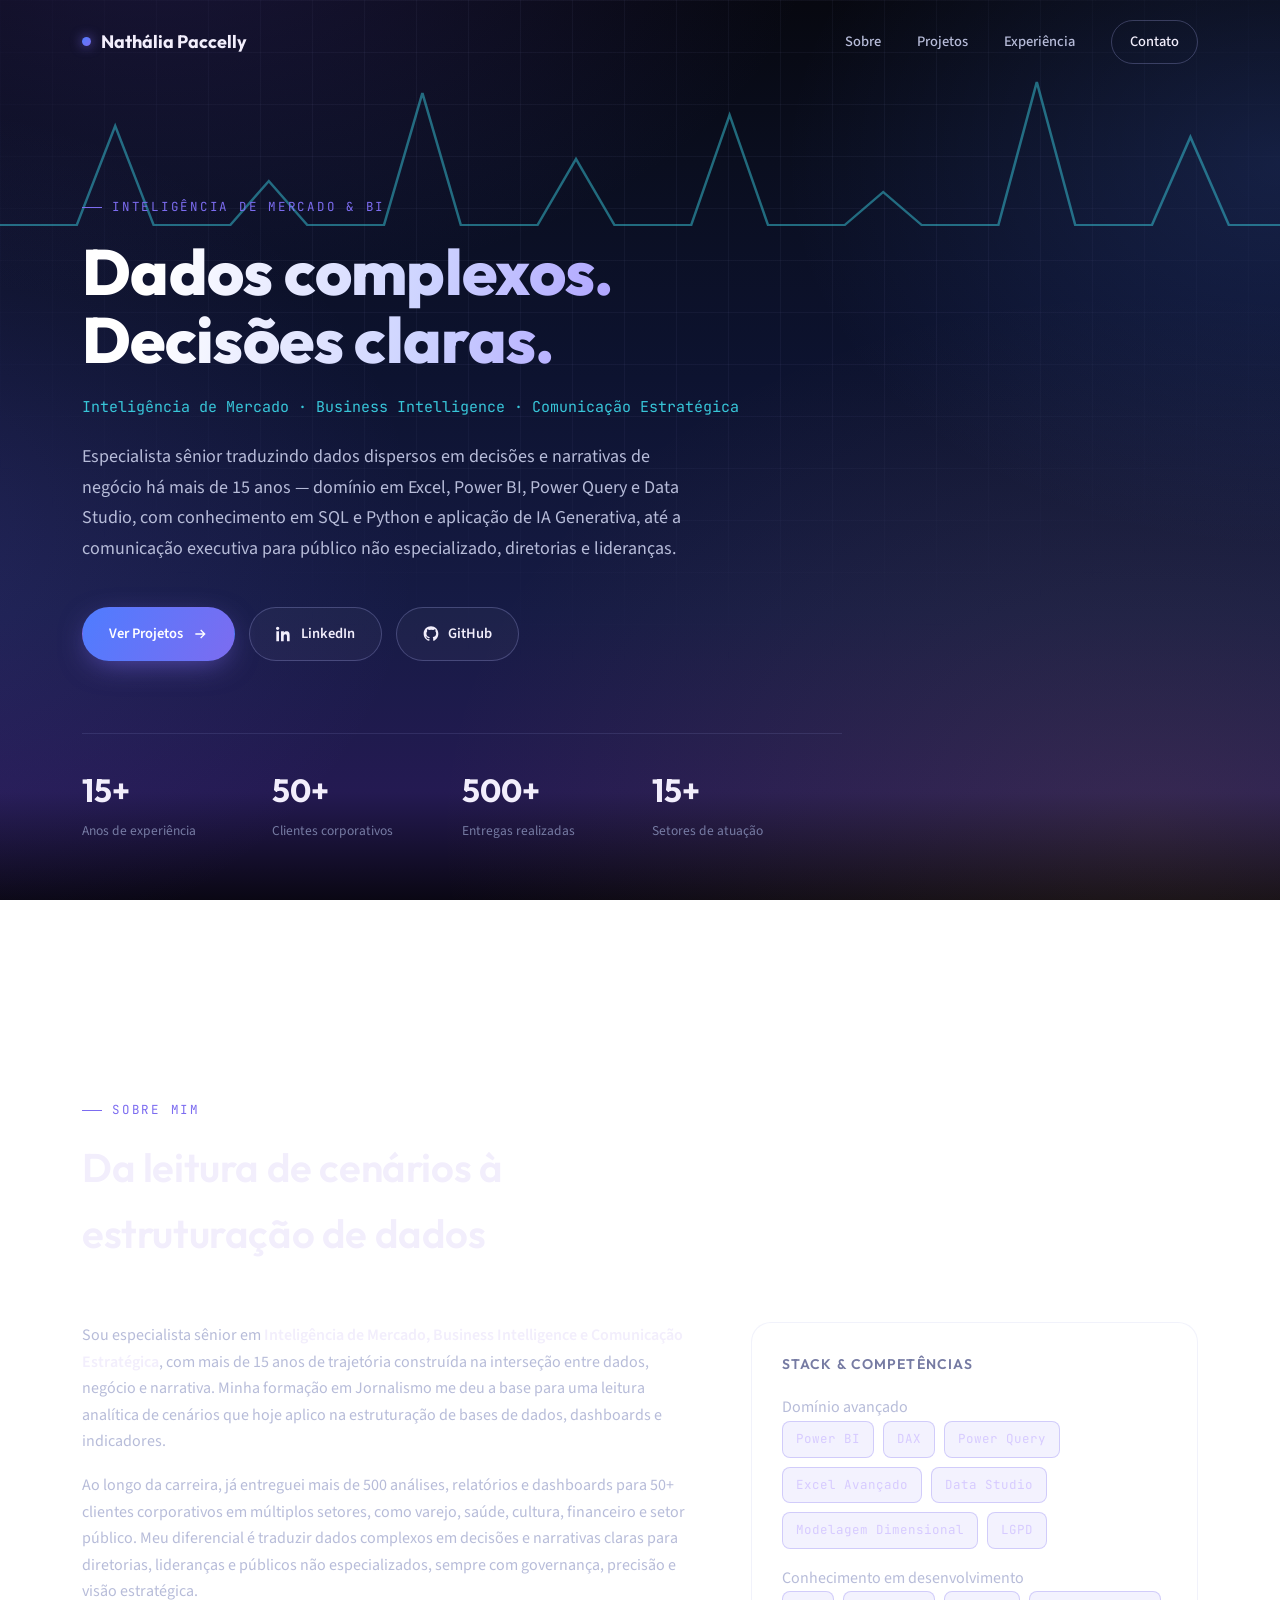
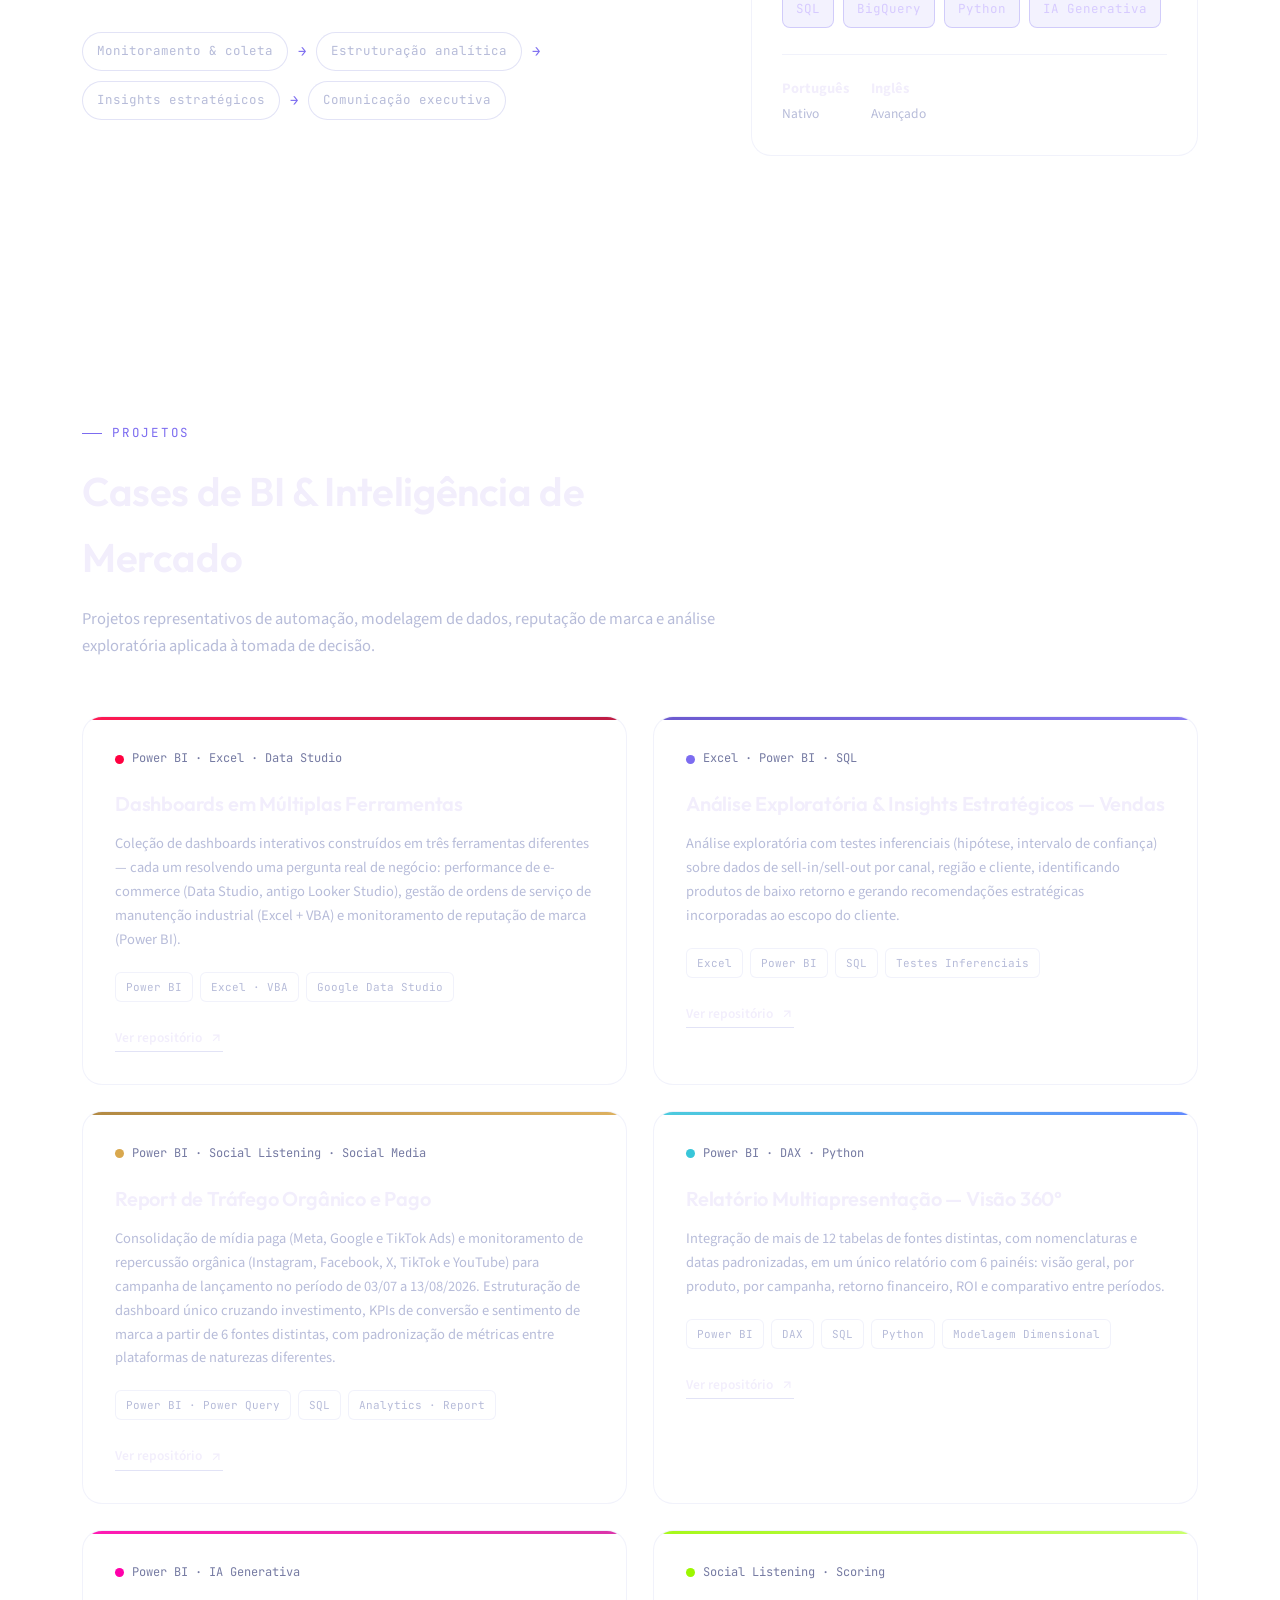
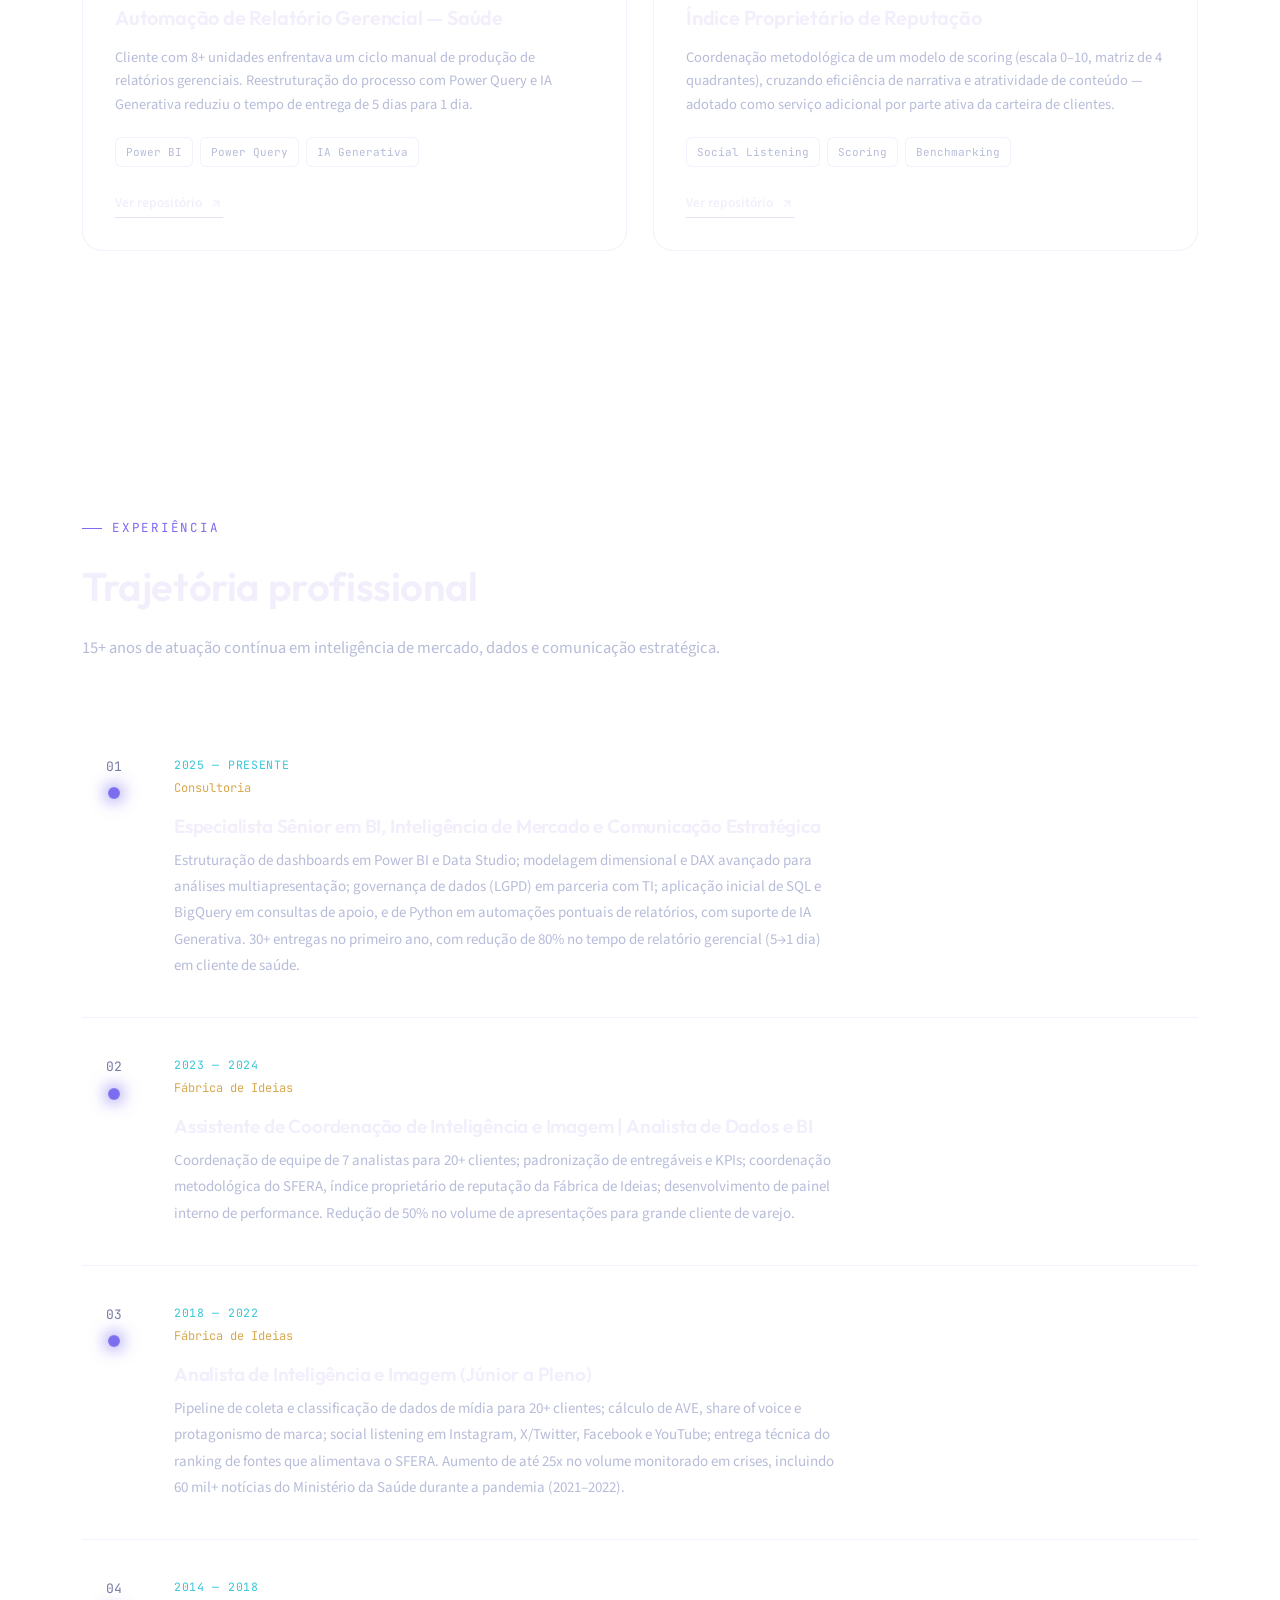
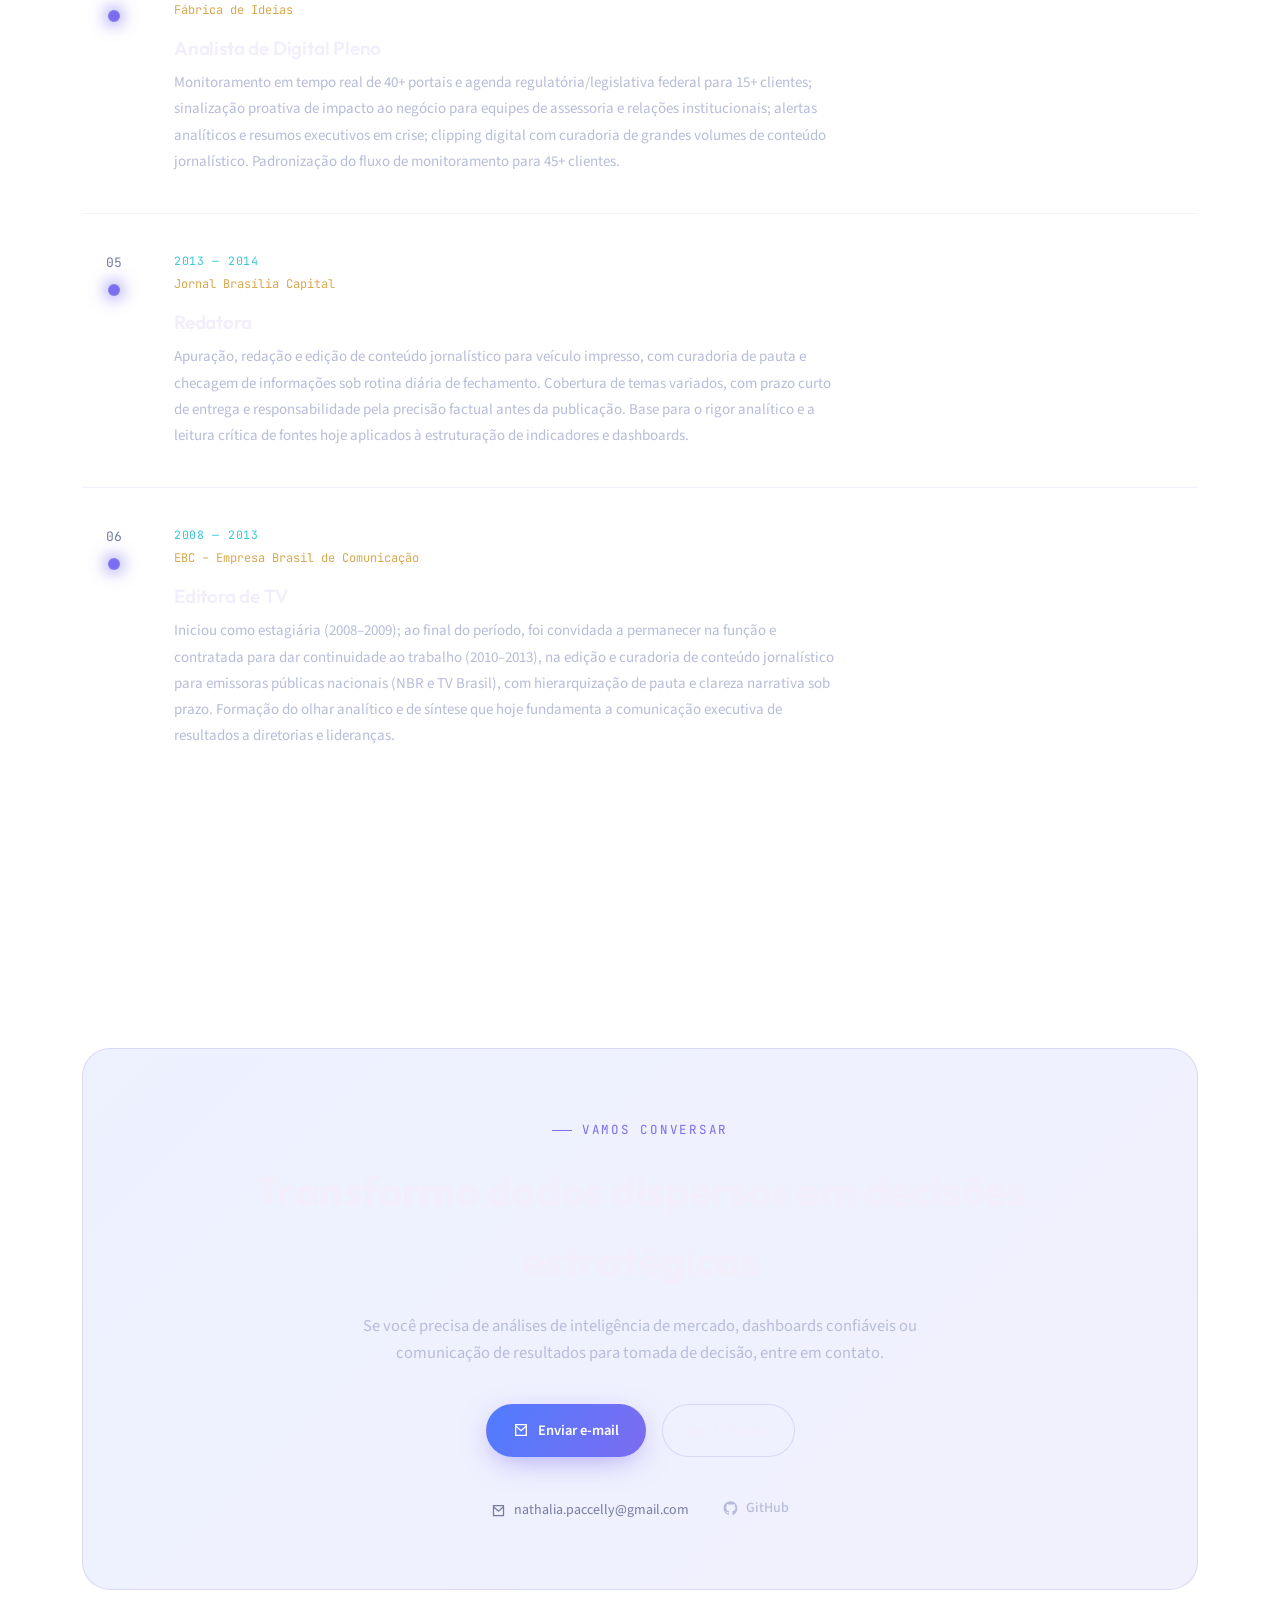
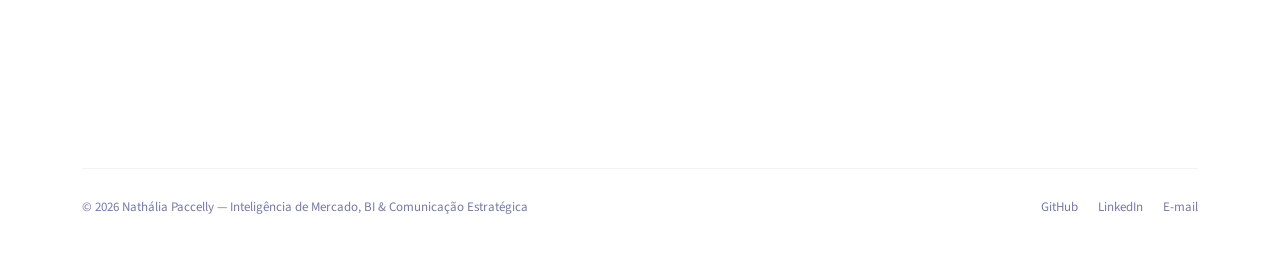
<file: index.html>
<!DOCTYPE html>
<html lang="pt-BR">
<head>
<meta charset="UTF-8">
<meta name="viewport" content="width=device-width, initial-scale=1.0">
<title>Nathália Paccelly — Inteligência de Mercado, BI &amp; Comunicação Estratégica</title>
<meta name="description" content="Nathália Paccelly — Especialista Sênior em Inteligência de Mercado, Business Intelligence e Comunicação Estratégica. 15+ anos de experiência.">
<link rel="preconnect" href="https://fonts.googleapis.com">
<link rel="preconnect" href="https://fonts.gstatic.com" crossorigin>
<link href="https://fonts.googleapis.com/css2?family=Outfit:wght@400;500;600;700;800&family=Source+Sans+3:wght@400;500;600;700&family=JetBrains+Mono:wght@400;500;600&display=swap" rel="stylesheet">
<link rel="stylesheet" href="style.css">
</head>
<body>

<nav class="site-nav" id="siteNav">
  <div class="wrap nav-inner">
    <a href="#top" class="nav-logo"><span class="dot"></span>Nathália Paccelly</a>
    <div class="nav-links">
      <a href="#sobre">Sobre</a>
      <a href="#projetos">Projetos</a>
      <a href="#experiencia">Experiência</a>
      <a href="#contato" class="nav-cta">Contato</a>
    </div>
    <button class="nav-toggle" id="navToggle" aria-label="Abrir menu">
      <span></span><span></span><span></span>
    </button>
  </div>
  <div class="wrap">
    <div class="mobile-menu" id="mobileMenu">
      <a href="#sobre">Sobre</a>
      <a href="#projetos">Projetos</a>
      <a href="#experiencia">Experiência</a>
      <a href="#contato">Contato</a>
    </div>
  </div>
</nav>

<main id="top" style="position:relative;">

  <section class="hero">
    <div class="hero-grid-bg" aria-hidden="true"></div>
    <svg class="hero-signal" viewBox="0 0 1000 200" preserveAspectRatio="none" aria-hidden="true">
      <path d="M0,150 L60,150 L90,60 L120,150 L180,150 L210,110 L240,150 L300,150 L330,30 L360,150 L420,150 L450,90 L480,150 L540,150 L570,50 L600,150 L660,150 L690,120 L720,150 L780,150 L810,20 L840,150 L900,150 L930,70 L960,150 L1000,150"/>
    </svg>
    <div class="wrap">
      <div class="hero-content">
        <span class="eyebrow">Inteligência de Mercado &amp; BI</span>
        <h1>Dados complexos.<br>Decisões claras.</h1>
        <p class="role-line">Inteligência de Mercado · Business Intelligence · Comunicação Estratégica</p>
        <p class="lede">Especialista sênior traduzindo dados dispersos em decisões e narrativas de negócio há mais de 15 anos — domínio em Excel, Power BI, Power Query e Data Studio, com conhecimento em SQL e Python e aplicação de IA Generativa, até a comunicação executiva para público não especializado, diretorias e lideranças.</p>
        <div class="hero-actions">
          <a href="#projetos" class="btn btn-primary">
            Ver Projetos
            <svg viewBox="0 0 24 24" fill="none" stroke="currentColor" stroke-width="2"><path d="M5 12h14M13 6l6 6-6 6"/></svg>
          </a>
          <a href="https://linkedin.com/in/nathaliapaccelly" target="_blank" rel="noopener" class="btn btn-ghost">
            <svg viewBox="0 0 24 24" fill="currentColor"><path d="M4.98 3.5C4.98 4.88 3.87 6 2.5 6S0 4.88 0 3.5 1.12 1 2.5 1s2.48 1.12 2.48 2.5zM.5 8h4V23h-4V8zm7.5 0h3.83v2.05h.05c.53-1 1.84-2.05 3.79-2.05 4.05 0 4.8 2.67 4.8 6.14V23h-4v-6.87c0-1.64-.03-3.75-2.29-3.75-2.29 0-2.64 1.79-2.64 3.63V23h-4V8z"/></svg>
            LinkedIn
          </a>
          <a href="https://github.com/NPaccelly" target="_blank" rel="noopener" class="btn btn-ghost">
            <svg viewBox="0 0 24 24" fill="currentColor"><path d="M12 .5C5.73.5.98 5.24.98 11.5c0 5.02 3.26 9.28 7.78 10.78.57.1.78-.25.78-.55v-2.15c-3.17.69-3.84-1.36-3.84-1.36-.52-1.32-1.27-1.67-1.27-1.67-1.04-.71.08-.7.08-.7 1.15.08 1.75 1.18 1.75 1.18 1.02 1.75 2.68 1.25 3.33.95.1-.74.4-1.25.72-1.54-2.53-.29-5.19-1.27-5.19-5.63 0-1.24.44-2.26 1.17-3.06-.12-.29-.51-1.45.11-3.02 0 0 .96-.31 3.15 1.17a10.9 10.9 0 0 1 5.74 0c2.18-1.48 3.15-1.17 3.15-1.17.62 1.57.23 2.73.11 3.02.73.8 1.17 1.82 1.17 3.06 0 4.37-2.67 5.34-5.21 5.62.41.36.77 1.06.77 2.14v3.17c0 .3.21.66.79.55C19.76 20.77 23 16.51 23 11.5 23 5.24 18.27.5 12 .5z"/></svg>
            GitHub
          </a>
        </div>
        <div class="hero-stats">
          <div class="stat"><div class="num" data-target="15" data-suffix="+">0</div><div class="label">Anos de experiência</div></div>
          <div class="stat"><div class="num" data-target="50" data-suffix="+">0</div><div class="label">Clientes corporativos</div></div>
          <div class="stat"><div class="num" data-target="500" data-suffix="+">0</div><div class="label">Entregas realizadas</div></div>
          <div class="stat"><div class="num" data-target="15" data-suffix="+">0</div><div class="label">Setores de atuação</div></div>
        </div>
      </div>
    </div>
  </section>

  <section id="sobre">
    <div class="wrap">
      <div class="section-head reveal">
        <span class="eyebrow">Sobre mim</span>
        <h2>Da leitura de cenários à estruturação de dados</h2>
      </div>
      <div class="about-layout">
        <div class="about-text reveal">
          <p>Sou especialista sênior em <strong>Inteligência de Mercado, Business Intelligence e Comunicação Estratégica</strong>, com mais de 15 anos de trajetória construída na interseção entre dados, negócio e narrativa. Minha formação em Jornalismo me deu a base para uma leitura analítica de cenários que hoje aplico na estruturação de bases de dados, dashboards e indicadores.</p>
          <p>Ao longo da carreira, já entreguei mais de 500 análises, relatórios e dashboards para 50+ clientes corporativos em múltiplos setores, como varejo, saúde, cultura, financeiro e setor público. Meu diferencial é traduzir dados complexos em decisões e narrativas claras para diretorias, lideranças e públicos não especializados, sempre com governança, precisão e visão estratégica.</p>
          <div class="flow-strip">
            <span class="fnode">Monitoramento &amp; coleta</span>
            <span class="farrow">→</span>
            <span class="fnode">Estruturação analítica</span>
            <span class="farrow">→</span>
            <span class="fnode">Insights estratégicos</span>
            <span class="farrow">→</span>
            <span class="fnode">Comunicação executiva</span>
          </div>
        </div>
<div class="skills-card reveal">
  <h3>Stack &amp; competências</h3>

  <p class="badge-group-label">Domínio avançado</p>
  <div class="badge-grid">
    <span class="badge">Power BI</span>
    <span class="badge">DAX</span>
    <span class="badge">Power Query</span>
    <span class="badge">Excel Avançado</span>
    <span class="badge">Data Studio</span>
    <span class="badge">Modelagem Dimensional</span>
    <span class="badge">LGPD</span>
  </div>

  <p class="badge-group-label" style="margin-top:16px;">Conhecimento em desenvolvimento</p>
  <div class="badge-grid">
    <span class="badge">SQL</span>
    <span class="badge">BigQuery</span>
    <span class="badge">Python</span>
    <span class="badge">IA Generativa</span>
  </div>

  <div class="lang-row">
    <div><strong>Português</strong>Nativo</div>
    <div><strong>Inglês</strong>Avançado</div>
  </div>
</div>
      </div>
    </div>
  </section>

  <section id="projetos">
    <div class="wrap">
      <div class="section-head reveal">
        <span class="eyebrow">Projetos</span>
        <h2>Cases de BI &amp; Inteligência de Mercado</h2>
        <p>Projetos representativos de automação, modelagem de dados, reputação de marca e análise exploratória aplicada à tomada de decisão.</p>
      </div>
      <div class="projects-grid">

        <article class="proj-card p-1 reveal">
          <div class="proj-top"><div class="proj-lang"><span class="swatch"></span>Power BI · Excel · Data Studio</div></div>
          <h3>Dashboards em Múltiplas Ferramentas</h3>
          <p class="desc">Coleção de dashboards interativos construídos em três ferramentas diferentes — cada um resolvendo uma pergunta real de negócio: performance de e-commerce (Data Studio, antigo Looker Studio), gestão de ordens de serviço de manutenção industrial (Excel + VBA) e monitoramento de reputação de marca (Power BI).</p>
          <div class="proj-stack"><span>Power BI</span><span>Excel · VBA</span><span>Google Data Studio</span></div>
          <a href="https://github.com/NPaccelly/Dash-n-Tell-Dashboards" target="_blank" rel="noopener" class="proj-link">Ver repositório
            <svg viewBox="0 0 24 24" fill="none" stroke="currentColor" stroke-width="2"><path d="M7 17L17 7M7 7h10v10"/></svg>
          </a>
        </article>

        <article class="proj-card p-2 reveal">
          <div class="proj-top"><div class="proj-lang"><span class="swatch"></span>Excel · Power BI · SQL</div></div>
          <h3>Análise Exploratória &amp; Insights Estratégicos — Vendas</h3>
          <p class="desc">Análise exploratória com testes inferenciais (hipótese, intervalo de confiança) sobre dados de sell-in/sell-out por canal, região e cliente, identificando produtos de baixo retorno e gerando recomendações estratégicas incorporadas ao escopo do cliente.</p>
          <div class="proj-stack"><span>Excel</span><span>Power BI</span><span>SQL</span><span>Testes Inferenciais</span></div>
          <a href="https://github.com/NPaccelly/sellin-sellout-insights" target="_blank" rel="noopener" class="proj-link">Ver repositório
            <svg viewBox="0 0 24 24" fill="none" stroke="currentColor" stroke-width="2"><path d="M7 17L17 7M7 7h10v10"/></svg>
          </a>
        </article>

        <article class="proj-card p-3 reveal">
          <div class="proj-top"><div class="proj-lang"><span class="swatch"></span>Power BI · Social Listening · Social Media</div></div>
          <h3>Report de Tráfego Orgânico e Pago</h3>
          <p class="desc">Consolidação de mídia paga (Meta, Google e TikTok Ads) e monitoramento de repercussão orgânica (Instagram, Facebook, X, TikTok e YouTube) para campanha de lançamento no período de 03/07 a 13/08/2026. Estruturação de dashboard único cruzando investimento, KPIs de conversão e sentimento de marca a partir de 6 fontes distintas, com padronização de métricas entre plataformas de naturezas diferentes.</p>
          <div class="proj-stack"><span>Power BI · Power Query</span><span>SQL</span><span>Analytics · Report</span></div>
          <a href="https://github.com/NPaccelly/Paid-Organic-Report" target="_blank" rel="noopener" class="proj-link">Ver repositório
            <svg viewBox="0 0 24 24" fill="none" stroke="currentColor" stroke-width="2"><path d="M7 17L17 7M7 7h10v10"/></svg>
          </a>
        </article>  

        <article class="proj-card p-4 reveal">
          <div class="proj-top"><div class="proj-lang"><span class="swatch"></span>Power BI · DAX · Python</div></div>
          <h3>Relatório Multiapresentação — Visão 360°</h3>
          <p class="desc">Integração de mais de 12 tabelas de fontes distintas, com nomenclaturas e datas padronizadas, em um único relatório com 6 painéis: visão geral, por produto, por campanha, retorno financeiro, ROI e comparativo entre períodos.</p>
          <div class="proj-stack"><span>Power BI</span><span>DAX</span><span>SQL</span><span>Python</span><span>Modelagem Dimensional</span></div>
          <a href="https://github.com/NPaccelly/bi-360-report" target="_blank" rel="noopener" class="proj-link">Ver repositório
            <svg viewBox="0 0 24 24" fill="none" stroke="currentColor" stroke-width="2"><path d="M7 17L17 7M7 7h10v10"/></svg>
          </a>
        </article>
        
        <article class="proj-card p-5 reveal">
          <div class="proj-top"><div class="proj-lang"><span class="swatch"></span>Power BI · IA Generativa</div></div>
          <h3>Automação de Relatório Gerencial — Saúde</h3>
          <p class="desc">Cliente com 8+ unidades enfrentava um ciclo manual de produção de relatórios gerenciais. Reestruturação do processo com Power Query e IA Generativa reduziu o tempo de entrega de 5 dias para 1 dia.</p>
          <div class="proj-stack"><span>Power BI</span><span>Power Query</span><span>IA Generativa</span></div>
          <a href="https://github.com/NPaccelly/health-report-automation" target="_blank" rel="noopener" class="proj-link">Ver repositório
            <svg viewBox="0 0 24 24" fill="none" stroke="currentColor" stroke-width="2"><path d="M7 17L17 7M7 7h10v10"/></svg>
          </a>
        </article>

        <article class="proj-card p-6 reveal">
          <div class="proj-top"><div class="proj-lang"><span class="swatch"></span>Social Listening · Scoring</div></div>
          <h3>Índice Proprietário de Reputação</h3>
          <p class="desc">Coordenação metodológica de um modelo de scoring (escala 0–10, matriz de 4 quadrantes), cruzando eficiência de narrativa e atratividade de conteúdo — adotado como serviço adicional por parte ativa da carteira de clientes.</p>
          <div class="proj-stack"><span>Social Listening</span><span>Scoring</span><span>Benchmarking</span></div>
          <a href="https://github.com/NPaccelly/reputation-index" target="_blank" rel="noopener" class="proj-link">Ver repositório
            <svg viewBox="0 0 24 24" fill="none" stroke="currentColor" stroke-width="2"><path d="M7 17L17 7M7 7h10v10"/></svg>
          </a>
        </article>

      </div>
    </div>
  </section>

  <section id="experiencia">
    <div class="wrap">
      <div class="section-head reveal">
        <span class="eyebrow">Experiência</span>
        <h2>Trajetória profissional</h2>
        <p>15+ anos de atuação contínua em inteligência de mercado, dados e comunicação estratégica.</p>
      </div>

      <div class="stage-list">

        <div class="stage-item reveal">
          <div class="stage-num">01<div class="stage-dot"></div></div>
          <div class="stage-body">
            <span class="stage-tag">2025 — presente</span>
            <span class="stage-org">Consultoria</span>
            <h3>Especialista Sênior em BI, Inteligência de Mercado e Comunicação Estratégica</h3>
            <p>Estruturação de dashboards em Power BI e Data Studio; modelagem dimensional e DAX avançado para análises multiapresentação; governança de dados (LGPD) em parceria com TI; aplicação inicial de SQL e BigQuery em consultas de apoio, e de Python em automações pontuais de relatórios, com suporte de IA Generativa. 30+ entregas no primeiro ano, com redução de 80% no tempo de relatório gerencial (5→1 dia) em cliente de saúde.</p>
          </div>
        </div>

        <div class="stage-item reveal">
          <div class="stage-num">02<div class="stage-dot"></div></div>
          <div class="stage-body">
            <span class="stage-tag">2023 — 2024</span>
            <span class="stage-org">Fábrica de Ideias</span>
            <h3>Assistente de Coordenação de Inteligência e Imagem | Analista de Dados e BI</h3>
            <p>Coordenação de equipe de 7 analistas para 20+ clientes; padronização de entregáveis e KPIs; coordenação metodológica do SFERA, índice proprietário de reputação da Fábrica de Ideias; desenvolvimento de painel interno de performance. Redução de 50% no volume de apresentações para grande cliente de varejo.</p>
          </div>
        </div>

        <div class="stage-item reveal">
          <div class="stage-num">03<div class="stage-dot"></div></div>
          <div class="stage-body">
            <span class="stage-tag">2018 — 2022</span>
            <span class="stage-org">Fábrica de Ideias</span>
            <h3>Analista de Inteligência e Imagem (Júnior a Pleno)</h3>
            <p>Pipeline de coleta e classificação de dados de mídia para 20+ clientes; cálculo de AVE, share of voice e protagonismo de marca; social listening em Instagram, X/Twitter, Facebook e YouTube; entrega técnica do ranking de fontes que alimentava o SFERA. Aumento de até 25x no volume monitorado em crises, incluindo 60 mil+ notícias do Ministério da Saúde durante a pandemia (2021–2022).</p>
          </div>
        </div>

        <div class="stage-item reveal">
          <div class="stage-num">04<div class="stage-dot"></div></div>
          <div class="stage-body">
            <span class="stage-tag">2014 — 2018</span>
            <span class="stage-org">Fábrica de Ideias</span>
            <h3>Analista de Digital Pleno</h3>
            <p>Monitoramento em tempo real de 40+ portais e agenda regulatória/legislativa federal para 15+ clientes; sinalização proativa de impacto ao negócio para equipes de assessoria e relações institucionais; alertas analíticos e resumos executivos em crise; clipping digital com curadoria de grandes volumes de conteúdo jornalístico. Padronização do fluxo de monitoramento para 45+ clientes.</p>
          </div>
        </div>

        <div class="stage-item reveal">
          <div class="stage-num">05<div class="stage-dot"></div></div>
          <div class="stage-body">
            <span class="stage-tag">2013 — 2014</span>
            <span class="stage-org">Jornal Brasília Capital</span>
            <h3>Redatora</h3>
            <p>Apuração, redação e edição de conteúdo jornalístico para veículo impresso, com curadoria de pauta e checagem de informações sob rotina diária de fechamento. Cobertura de temas variados, com prazo curto de entrega e responsabilidade pela precisão factual antes da publicação. Base para o rigor analítico e a leitura crítica de fontes hoje aplicados à estruturação de indicadores e dashboards.</p>
          </div>
        </div>

        <div class="stage-item reveal">
          <div class="stage-num">06<div class="stage-dot"></div></div>
          <div class="stage-body">
            <span class="stage-tag">2008 — 2013</span>
            <span class="stage-org">EBC – Empresa Brasil de Comunicação</span>
            <h3>Editora de TV</h3>
            <p>Iniciou como estagiária (2008–2009); ao final do período, foi convidada a permanecer na função e contratada para dar continuidade ao trabalho (2010–2013), na edição e curadoria de conteúdo jornalístico para emissoras públicas nacionais (NBR e TV Brasil), com hierarquização de pauta e clareza narrativa sob prazo. Formação do olhar analítico e de síntese que hoje fundamenta a comunicação executiva de resultados a diretorias e lideranças.</p>
          </div>
        </div>
        
      </div>
    </div>
  </section>

  <section id="contato">
    <div class="wrap">
      <div class="contact-card reveal">
        <span class="eyebrow" style="justify-content:center;">Vamos conversar</span>
        <h2 style="margin-top:16px;">Transformo dados dispersos em decisões estratégicas</h2>
        <p>Se você precisa de análises de inteligência de mercado, dashboards confiáveis ou comunicação de resultados para tomada de decisão, entre em contato.</p>
        <div class="contact-actions">
          <a href="mailto:nathalia.paccelly@gmail.com" class="btn btn-primary">
            <svg viewBox="0 0 24 24" fill="none" stroke="currentColor" stroke-width="2"><path d="M4 4h16v16H4V4z"/><path d="M4 6l8 7 8-7"/></svg>
            Enviar e-mail
          </a>
          <a href="https://linkedin.com/in/nathaliapaccelly" target="_blank" rel="noopener" class="btn btn-ghost">
            <svg viewBox="0 0 24 24" fill="currentColor"><path d="M4.98 3.5C4.98 4.88 3.87 6 2.5 6S0 4.88 0 3.5 1.12 1 2.5 1s2.48 1.12 2.48 2.5zM.5 8h4V23h-4V8zm7.5 0h3.83v2.05h.05c.53-1 1.84-2.05 3.79-2.05 4.05 0 4.8 2.67 4.8 6.14V23h-4v-6.87c0-1.64-.03-3.75-2.29-3.75-2.29 0-2.64 1.79-2.64 3.63V23h-4V8z"/></svg>
            LinkedIn
          </a>
        </div>
        <div class="contact-meta">
          <span>
            <svg width="15" height="15" viewBox="0 0 24 24" fill="none" stroke="currentColor" stroke-width="2"><path d="M4 4h16v16H4V4z"/><path d="M4 6l8 7 8-7"/></svg>
            nathalia.paccelly@gmail.com
          </span>
          <a href="https://github.com/NPaccelly" target="_blank" rel="noopener">
            <span>
              <svg width="15" height="15" viewBox="0 0 24 24" fill="currentColor"><path d="M12 .5C5.73.5.98 5.24.98 11.5c0 5.02 3.26 9.28 7.78 10.78.57.1.78-.25.78-.55v-2.15c-3.17.69-3.84-1.36-3.84-1.36-.52-1.32-1.27-1.67-1.27-1.67-1.04-.71.08-.7.08-.7 1.15.08 1.75 1.18 1.75 1.18 1.02 1.75 2.68 1.25 3.33.95.1-.74.4-1.25.72-1.54-2.53-.29-5.19-1.27-5.19-5.63 0-1.24.44-2.26 1.17-3.06-.12-.29-.51-1.45.11-3.02 0 0 .96-.31 3.15 1.17a10.9 10.9 0 0 1 5.74 0c2.18-1.48 3.15-1.17 3.15-1.17.62 1.57.23 2.73.11 3.02.73.8 1.17 1.82 1.17 3.06 0 4.37-2.67 5.34-5.21 5.62.41.36.77 1.06.77 2.14v3.17c0 .3.21.66.79.55C19.76 20.77 23 16.51 23 11.5 23 5.24 18.27.5 12 .5z"/></svg>
              GitHub
            </span>
          </a>
        </div>
      </div>
    </div>
  </section>

  <footer>
    <div class="wrap">
      <div class="footer-bottom">
        <span>© 2026 Nathália Paccelly — Inteligência de Mercado, BI &amp; Comunicação Estratégica</span>
        <div class="footer-social">
          <a href="https://github.com/NPaccelly" target="_blank" rel="noopener" aria-label="GitHub">GitHub</a>
          <a href="https://linkedin.com/in/nathaliapaccelly" target="_blank" rel="noopener" aria-label="LinkedIn">LinkedIn</a>
          <a href="mailto:nathalia.paccelly@gmail.com" aria-label="E-mail">E-mail</a>
        </div>
      </div>
    </div>
  </footer>

</main>

<script src="script.js"></script>
</body>
</html>
</file>
<file: style.css>
/* ============================================================
   Nathália Paccelly — Portfólio
   Direção: dashboard BI escuro, gradientes violeta/azul,
   com um acento dourado (autoridade analítica / jornalismo)
   ============================================================ */

:root{
  --black:#070810;
  --navy-0:#0a0e1f;
  --navy-1:#0d1330;
  --navy-2:#131b42;
  --indigo:#161b45;
  --indigo-deep:#241a52;
  --violet:#4b3aa8;
  --violet-bright:#7c6cf0;
  --blue-accent:#4f7cff;
  --cyan-accent:#38c6d9;
  --gold-accent:#d9a84e;
  --text-hi:#f2eefc;
  --text-mid:#b7bcd9;
  --text-low:#767ba3;
  --line:rgba(158,164,224,0.14);
  --line-strong:rgba(158,164,224,0.30);
  --card-bg:rgba(255,255,255,0.028);
  --card-bg-hover:rgba(255,255,255,0.055);
  --radius-lg:20px;
  --radius-md:14px;
  --maxw:1180px;
}

*{ box-sizing:border-box; }
html{ scroll-behavior:smooth; }
body{
  margin:0;
  font-family:'Source Sans 3', sans-serif;
  color:var(--text-mid);
  background:
    radial-gradient(1100px 620px at 12% -8%, rgba(75,58,168,0.26), transparent 60%),
    radial-gradient(900px 700px at 100% 18%, rgba(79,124,255,0.16), transparent 55%),
    radial-gradient(1000px 800px at -10% 60%, rgba(124,108,240,0.14), transparent 55%),
    radial-gradient(1200px 900px at 90% 92%, rgba(217,168,78,0.10), transparent 60%),
    linear-gradient(180deg, var(--black) 0%, var(--navy-0) 18%, var(--navy-1) 42%, var(--indigo) 68%, var(--indigo-deep) 88%, #0a0714 100%);
  background-attachment:fixed;
  line-height:1.65;
  -webkit-font-smoothing:antialiased;
  overflow-x:hidden;
}
::selection{ background:var(--violet-bright); color:#fff; }

h1,h2,h3,h4{ font-family:'Outfit', sans-serif; color:var(--text-hi); margin:0; letter-spacing:-0.01em; }
a{ color:inherit; text-decoration:none; }
p{ margin:0; }
img,svg{ display:block; max-width:100%; }

.eyebrow{
  font-family:'JetBrains Mono', monospace;
  font-size:12.5px;
  letter-spacing:0.14em;
  text-transform:uppercase;
  color:var(--violet-bright);
  display:inline-flex;
  align-items:center;
  gap:10px;
}
.eyebrow::before{ content:""; width:20px; height:1px; background:var(--violet-bright); display:inline-block; }

.wrap{ max-width:var(--maxw); margin:0 auto; padding:0 32px; }

@media (prefers-reduced-motion: reduce){
  html{ scroll-behavior:auto; }
  .reveal{ transition:none; opacity:1; transform:none; }
  *{ animation-duration:0.01ms !important; }
}

/* ---------- NAV ---------- */
nav.site-nav{
  position:fixed; top:0; left:0; right:0; z-index:100;
  padding:20px 0;
  transition:background .35s ease, border-color .35s ease, padding .35s ease;
  border-bottom:1px solid transparent;
}
nav.site-nav.scrolled{
  background:rgba(7,8,16,0.72);
  backdrop-filter:blur(14px) saturate(140%);
  -webkit-backdrop-filter:blur(14px) saturate(140%);
  border-bottom:1px solid var(--line);
  padding:14px 0;
}
.nav-inner{ display:flex; align-items:center; justify-content:space-between; }
.nav-logo{ font-family:'Outfit', sans-serif; font-weight:700; font-size:18px; color:var(--text-hi); display:flex; align-items:center; gap:10px; }
.nav-logo .dot{ width:9px; height:9px; border-radius:50%; background:linear-gradient(135deg, var(--blue-accent), var(--violet-bright)); box-shadow:0 0 12px rgba(124,108,240,0.8); }
.nav-links{ display:flex; align-items:center; gap:36px; }
.nav-links a{ font-size:14.5px; color:var(--text-mid); font-weight:500; position:relative; padding:4px 0; transition:color .25s ease; }
.nav-links a::after{ content:""; position:absolute; left:0; bottom:-2px; width:0%; height:1px; background:var(--violet-bright); transition:width .3s ease; }
.nav-links a:hover{ color:var(--text-hi); }
.nav-links a:hover::after{ width:100%; }
.nav-cta{ font-size:13.5px; font-weight:600; color:var(--text-hi) !important; border:1px solid var(--line-strong); border-radius:999px; padding:9px 18px !important; }
.nav-cta::after{ display:none; }
.nav-cta:hover{ background:rgba(255,255,255,0.06); border-color:var(--violet-bright); }
.nav-toggle{ display:none; background:none; border:none; cursor:pointer; padding:6px; }
.nav-toggle span{ display:block; width:22px; height:2px; background:var(--text-hi); margin:5px 0; border-radius:2px; }
.mobile-menu{ display:none; flex-direction:column; gap:2px; background:rgba(9,10,22,0.97); border:1px solid var(--line); border-radius:var(--radius-md); margin-top:14px; padding:10px; backdrop-filter:blur(16px); }
.mobile-menu.open{ display:flex; }
.mobile-menu a{ padding:12px 14px; font-size:15px; color:var(--text-mid); border-radius:8px; }
.mobile-menu a:hover{ background:rgba(255,255,255,0.05); color:var(--text-hi); }

/* ---------- SECTIONS GENERIC ---------- */
section{ position:relative; z-index:1; padding:130px 0; }
.reveal{ opacity:0; transform:translateY(28px); transition:opacity .8s cubic-bezier(.16,.8,.3,1), transform .8s cubic-bezier(.16,.8,.3,1); }
.reveal.in-view{ opacity:1; transform:translateY(0); }
.section-head{ max-width:640px; margin-bottom:56px; }
.section-head h2{ font-size:clamp(28px,3.4vw,40px); margin-top:14px; font-weight:600; }
.section-head p{ margin-top:16px; font-size:16.5px; color:var(--text-mid); }

/* ---------- HERO ---------- */
.hero{ padding:190px 0 120px; position:relative; overflow:hidden; }
.hero-grid-bg{
  position:absolute; inset:0; z-index:-2;
  background-image:
    linear-gradient(rgba(158,164,224,0.06) 1px, transparent 1px),
    linear-gradient(90deg, rgba(158,164,224,0.06) 1px, transparent 1px);
  background-size:52px 52px;
  mask-image:radial-gradient(ellipse 70% 55% at 50% 20%, black 40%, transparent 90%);
}
.hero-signal{ position:absolute; top:60px; left:0; width:100%; height:220px; z-index:-1; opacity:0.5; pointer-events:none; }
.hero-signal path{ stroke:var(--cyan-accent); stroke-width:2; fill:none; stroke-dasharray:2400; stroke-dashoffset:2400; animation:draw-signal 2.6s ease-out forwards .3s; }
@keyframes draw-signal{ to{ stroke-dashoffset:0; } }

.hero-content{ max-width:760px; }
.hero h1{
  font-size:clamp(38px, 6vw, 64px);
  font-weight:800;
  line-height:1.06;
  margin-top:20px;
  background:linear-gradient(100deg, #ffffff 10%, #cdd3ff 45%, #a99bff 75%, #7c6cf0 100%);
  -webkit-background-clip:text; background-clip:text; color:transparent;
}
.hero .role-line{ font-family:'JetBrains Mono', monospace; font-size:15px; color:var(--cyan-accent); margin-top:22px; }
.hero p.lede{ font-size:18px; color:var(--text-mid); margin-top:22px; max-width:600px; line-height:1.7; }
.hero-actions{ display:flex; gap:14px; margin-top:42px; flex-wrap:wrap; }
.btn{ display:inline-flex; align-items:center; gap:9px; padding:14px 26px; border-radius:999px; font-weight:600; font-size:14.5px; transition:transform .25s ease, box-shadow .25s ease, background .25s ease, border-color .25s ease; border:1px solid transparent; cursor:pointer; }
.btn-primary{ background:linear-gradient(120deg, var(--blue-accent), var(--violet-bright)); color:#fff; box-shadow:0 8px 30px -8px rgba(124,108,240,0.65); }
.btn-primary:hover{ transform:translateY(-2px); box-shadow:0 12px 34px -6px rgba(124,108,240,0.85); }
.btn-ghost{ background:rgba(255,255,255,0.03); border-color:var(--line-strong); color:var(--text-hi); }
.btn-ghost:hover{ background:rgba(255,255,255,0.07); border-color:var(--violet-bright); transform:translateY(-2px); }
.btn svg{ width:16px; height:16px; }

.hero-stats{ display:flex; gap:0; margin-top:72px; border-top:1px solid var(--line); padding-top:30px; flex-wrap:wrap; }
.hero-stats .stat{ flex:1; min-width:150px; padding-right:24px; }
.hero-stats .stat .num{ font-family:'Outfit', sans-serif; font-weight:700; font-size:32px; color:var(--text-hi); }
.hero-stats .stat .label{ font-size:13.5px; color:var(--text-low); margin-top:4px; }

/* ---------- ABOUT ---------- */
.about-layout{ display:grid; grid-template-columns:1.15fr 0.85fr; gap:64px; align-items:start; }
.about-text p{ font-size:16px; color:var(--text-mid); margin-bottom:18px; }
.about-text strong{ color:var(--text-hi); font-weight:600; }
.flow-strip{ display:flex; align-items:center; flex-wrap:wrap; gap:10px; margin-top:28px; font-family:'JetBrains Mono', monospace; font-size:12.5px; }
.flow-strip .fnode{ padding:8px 14px; border-radius:999px; border:1px solid var(--line-strong); color:var(--text-mid); background:rgba(255,255,255,0.02); }
.flow-strip .farrow{ color:var(--violet-bright); font-size:14px; }

.skills-card{ background:var(--card-bg); border:1px solid var(--line); border-radius:var(--radius-lg); padding:30px; }
.skills-card h3{ font-size:14px; text-transform:uppercase; letter-spacing:0.08em; color:var(--text-low); font-weight:600; margin-bottom:18px; }
.badge-grid{ display:flex; flex-wrap:wrap; gap:9px; }
.badge{ font-family:'JetBrains Mono', monospace; font-size:12.5px; padding:7px 13px; border-radius:8px; background:rgba(124,108,240,0.09); border:1px solid rgba(124,108,240,0.28); color:#d7cbff; }
.lang-row{ display:flex; gap:22px; margin-top:26px; padding-top:22px; border-top:1px solid var(--line); }
.lang-row div{ font-size:13.5px; }
.lang-row strong{ display:block; color:var(--text-hi); font-size:14.5px; margin-bottom:2px; }

/* ---------- PROJECTS ---------- */
.projects-grid{ display:grid; grid-template-columns:repeat(2, 1fr); gap:26px; }
.proj-card{ position:relative; background:var(--card-bg); border:1px solid var(--line); border-radius:var(--radius-lg); padding:32px; overflow:hidden; transition:transform .35s cubic-bezier(.16,.8,.3,1), border-color .35s ease, background .35s ease; }
.proj-card::before{ content:""; position:absolute; top:0; left:0; right:0; height:3px; background:var(--accent-grad); opacity:0.9; }
.proj-card:hover{ transform:translateY(-6px); background:var(--card-bg-hover); border-color:var(--line-strong); }
.proj-top{ display:flex; align-items:center; justify-content:space-between; margin-bottom:18px; }
.proj-lang{ display:flex; align-items:center; gap:8px; font-family:'JetBrains Mono', monospace; font-size:12px; color:var(--text-low); }
.proj-lang .swatch{ width:9px; height:9px; border-radius:50%; background:var(--accent-solid); }
.proj-card h3{ font-size:20px; margin-bottom:12px; font-weight:600; }
.proj-card p.desc{ font-size:14.5px; color:var(--text-mid); margin-bottom:20px; line-height:1.65; }
.proj-stack{ display:flex; flex-wrap:wrap; gap:7px; margin-bottom:22px; }
.proj-stack span{ font-family:'JetBrains Mono', monospace; font-size:11px; padding:5px 10px; border-radius:6px; background:rgba(255,255,255,0.04); color:var(--text-mid); border:1px solid var(--line); }
.proj-link{ display:inline-flex; align-items:center; gap:7px; font-size:13.5px; font-weight:600; color:var(--text-hi); border-bottom:1px solid var(--line-strong); padding-bottom:2px; transition:border-color .25s ease, color .25s ease; }
.proj-link svg{ width:14px; height:14px; transition:transform .25s ease; }
.proj-link:hover{ border-color:var(--violet-bright); color:var(--violet-bright); }
.proj-link:hover svg{ transform:translate(2px,-2px); }

.p-1{ --accent-solid:#FF0040; --accent-grad:linear-gradient(90deg,#FF0040,#B5042F); }
.p-2{ --accent-solid:#7c6cf0; --accent-grad:linear-gradient(90deg,#5b47c9,#7c6cf0); }
.p-3{ --accent-solid:#d9a84e; --accent-grad:linear-gradient(90deg,#a97c2e,#d9a84e); }
.p-4{ --accent-solid:#38c6d9; --accent-grad:linear-gradient(90deg,#38c6d9,#4f7cff); }
.p-5{ --accent-solid:#FF00AA; --accent-grad:linear-gradient(90deg,#FF00AA,#D61EA0); }
.p-6{ --accent-solid:#9CF700; --accent-grad:linear-gradient(90deg,#9CF700,#C4FF5E); }


/* ---------- EXPERIENCE / STAGE LIST ---------- */
.stage-list{ display:flex; flex-direction:column; gap:0; }
.stage-item{ display:grid; grid-template-columns:64px 1fr; gap:28px; padding:38px 0; border-bottom:1px solid var(--line); position:relative; }
.stage-item:last-child{ border-bottom:none; }
.stage-num{ font-family:'JetBrains Mono', monospace; font-size:13px; color:var(--text-low); display:flex; flex-direction:column; align-items:center; gap:10px; }
.stage-dot{ width:12px; height:12px; border-radius:50%; background:rgba(124,108,240,0.25); border:1px solid var(--line-strong); transition:background .4s ease, box-shadow .4s ease; }
.stage-item.in-view .stage-dot{ background:var(--violet-bright); box-shadow:0 0 16px 3px rgba(124,108,240,0.7); }
.stage-body h3{ font-size:19px; margin-bottom:6px; font-weight:600; }
.stage-body .stage-tag{ font-family:'JetBrains Mono', monospace; font-size:11.5px; color:var(--cyan-accent); text-transform:uppercase; letter-spacing:0.06em; margin-bottom:4px; display:block; }
.stage-body .stage-org{ font-family:'JetBrains Mono', monospace; font-size:12px; color:var(--gold-accent); margin-bottom:12px; display:block; }
.stage-body p{ color:var(--text-mid); font-size:15px; line-height:1.75; max-width:660px; }

/* ---------- CONTACT / FOOTER ---------- */
.contact-card{ background:linear-gradient(135deg, rgba(79,124,255,0.10), rgba(124,108,240,0.10)); border:1px solid var(--line-strong); border-radius:28px; padding:64px; text-align:center; }
.contact-card h2{ font-size:clamp(28px,4vw,42px); margin-bottom:18px; }
.contact-card p{ max-width:560px; margin:0 auto; font-size:16.5px; color:var(--text-mid); }
.contact-actions{ display:flex; gap:16px; justify-content:center; margin-top:36px; flex-wrap:wrap; }
.contact-meta{ display:flex; gap:34px; justify-content:center; margin-top:40px; flex-wrap:wrap; font-size:14px; color:var(--text-low); }
.contact-meta a{ color:var(--text-mid); font-weight:500; }
.contact-meta a:hover{ color:var(--violet-bright); }
.contact-meta span{ display:inline-flex; align-items:center; gap:8px; }

footer{ padding:48px 0 40px; }
.footer-bottom{ display:flex; justify-content:space-between; align-items:center; padding-top:28px; border-top:1px solid var(--line); font-size:13px; color:var(--text-low); flex-wrap:wrap; gap:12px; }
.footer-social{ display:flex; gap:20px; }
.footer-social a{ color:var(--text-low); transition:color .25s ease; }
.footer-social a:hover{ color:var(--violet-bright); }

/* ---------- RESPONSIVE ---------- */
@media (max-width:900px){
  .nav-links{ display:none; }
  .nav-toggle{ display:block; }
  .about-layout{ grid-template-columns:1fr; gap:40px; }
  .projects-grid{ grid-template-columns:1fr; }
  .contact-card{ padding:44px 28px; }
  .stage-item{ grid-template-columns:40px 1fr; gap:18px; }
}
@media (max-width:600px){
  .wrap{ padding:0 20px; }
  section{ padding:90px 0; }
  .hero{ padding:150px 0 90px; }
  .hero-stats{ gap:20px; }
  .hero-stats .stat{ min-width:44%; }
  .hero-actions{ flex-direction:column; align-items:stretch; }
  .contact-actions{ flex-direction:column; align-items:stretch; }
  .contact-meta{ flex-direction:column; align-items:center; gap:14px; }
  .footer-bottom{ flex-direction:column; text-align:center; }
}
</file>
